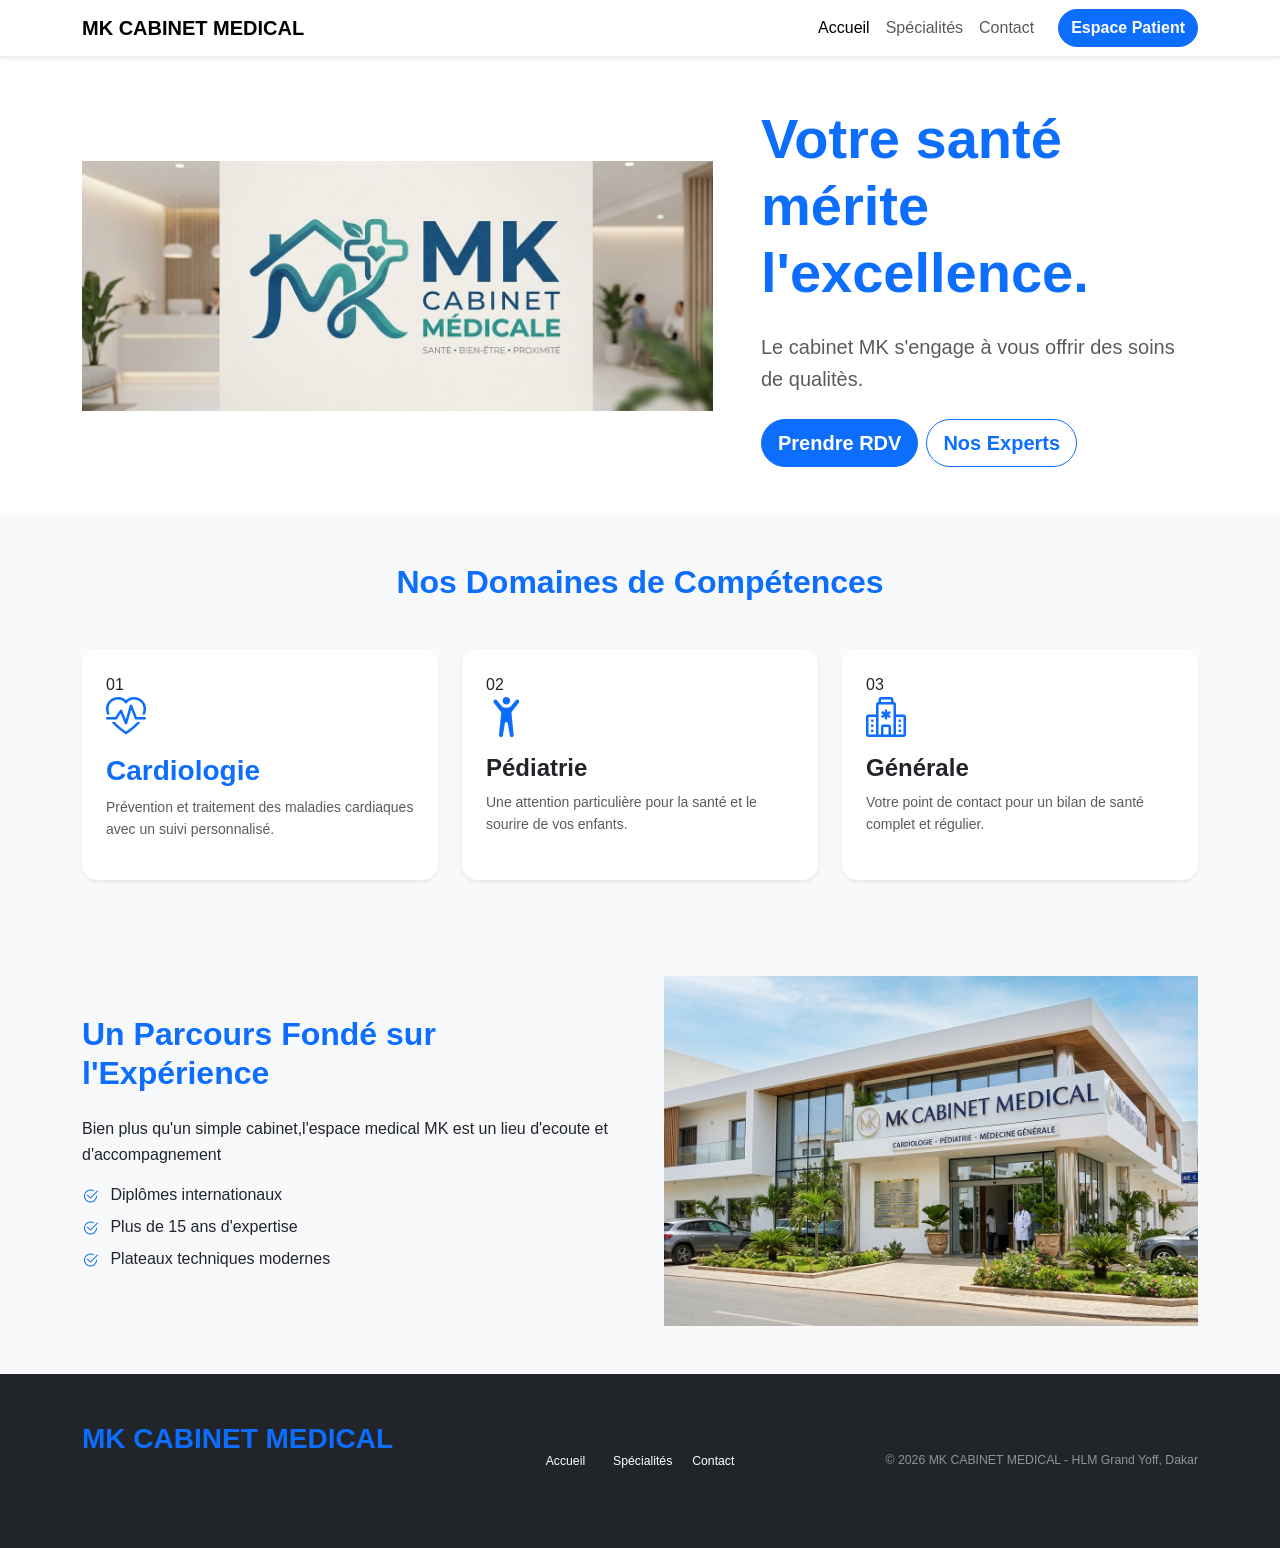
<file: index.html>
<!DOCTYPE html>
<html lang="fr">
<head>
    <meta charset="UTF-8">
    <meta name="viewport" content="width=device-width, initial-scale=1.0">
    <title>MK CABINET MEDICAL | Accueil</title>
    <link href="https://cdn.jsdelivr.net/npm/bootstrap@5.3.3/dist/css/bootstrap.min.css" rel="stylesheet">
    <link rel="stylesheet" href="style.css">
    <link rel="stylesheet" href="https://cdn.jsdelivr.net/npm/bootstrap-icons@1.11.3/font/bootstrap-icons.css">
</head>
<body>

    <nav class="navbar navbar-expand-lg bg-white shadow-sm sticky-top">
        <div class="container">
            <a class="navbar-brand fw-bold" href="index.html">MK CABINET MEDICAL</a>
            <button class="navbar-toggler" type="button" data-bs-toggle="collapse" data-bs-target="#navbarNav">
                <span class="navbar-toggler-icon"></span>
            </button>
            <div class="collapse navbar-collapse" id="navbarNav">
                <ul class="navbar-nav ms-auto align-items-center">
                    <li><a class="nav-link active" href="index.html">Accueil</a></li>
                    <li><a class="nav-link" href="specialites.html">Spécialités</a></li>
                    <li><a class="nav-link" href="contact.html">Contact</a></li>
                    <li class="ms-lg-3"><a class="btn btn-primary" href="login.html">Espace Patient</a></li>
                </ul>
            </div>
        </div>
    </nav>

    <header class="py-5 bg-white">
        <div class="container">
            <div class="row align-items-center g-5">
                <div class="col-lg-7">
                    <div class="cadre-photo-rect">
                        <img src="image/logo-mk-cabinet.jpeg" alt="Cabinet MK" class="img-fluid w-100" style="height: 250px; object-fit: cover;">
                    </div>
                </div>
                <div class="col-lg-5">
                    <h1 class="display-4 fw-bold">Votre santé mérite l'excellence.</h1>
                    <p class="lead text-muted my-4">Le cabinet MK s'engage à vous offrir des soins de qualitès.</p>
                    <div class="d-flex gap-2">
                        <a href="contact.html" class="btn btn-primary btn-lg">Prendre RDV</a>
                        <a href="specialites.html" class="btn btn-outline-primary btn-lg">Nos Experts</a>
                    </div>
                </div>
            </div>
        </div>
    </header>

    <section class="py-5 bg-light">
        <div class="container">
            <div class="text-center mb-5">
                <h2 class="fw-bold">Nos Domaines de Compétences</h2>
            </div>
            <div class="row g-4">
                <div class="col-md-4">
                    <div class="card card-pole shadow-sm p-4 h-100">
                        <span class="pole-number">01</span>
                        <i class="bi bi-heart-pulse text-primary fs-1 mb-3"></i>
                        <h3 class="fw-bold">Cardiologie</h3>
                        <p class="small text-muted">Prévention et traitement des maladies cardiaques avec un suivi personnalisé.</p>
                    </div>
                </div>
                <div class="col-md-4">
                    <div class="card card-pole shadow-sm p-4 h-100">
                        <span class="pole-number">02</span>
                        <i class="bi bi-person-arms-up text-primary fs-1 mb-3"></i>
                        <h4 class="fw-bold">Pédiatrie</h4>
                        <p class="small text-muted">Une attention particulière pour la santé et le sourire de vos enfants.</p>
                    </div>
                </div>
                <div class="col-md-4">
                    <div class="card card-pole shadow-sm p-4 h-100">
                        <span class="pole-number">03</span>
                        <i class="bi bi-hospital text-primary fs-1 mb-3"></i>
                        <h4 class="fw-bold">Générale</h4>
                        <p class="small text-muted">Votre point de contact pour un bilan de santé complet et régulier.</p>
                    </div>
                </div>
            </div>
        </div>
    </section>

    <section class="py-5">
        <div class="container">
            <div class="row align-items-center g-5">
                <div class="col-lg-6">
                    <h2 class="fw-bold mb-4">Un Parcours Fondé sur l'Expérience</h2>
                    <p>Bien plus qu'un simple cabinet,l'espace medical MK est un lieu d'ecoute et d'accompagnement</p>
                    <ul class="list-unstyled mt-3">
                        <li class="mb-2"><i class="bi bi-check2-circle text-primary me-2"></i> Diplômes internationaux</li>
                        <li class="mb-2"><i class="bi bi-check2-circle text-primary me-2"></i> Plus de 15 ans d'expertise</li>
                        <li><i class="bi bi-check2-circle text-primary me-2"></i> Plateaux techniques modernes</li>
                    </ul>
                </div>
                <div class="col-lg-6">
                    <div class="cadre-photo-rect">
                        <img src="image/cabinet.png" alt="Cabinet" class="img-fluid" style="height: 350px; width: 100%; object-fit: cover;">
                    </div>
                </div>
            </div>
        </div>
    </section>

    <footer class="bg-dark text-white py-5">
        <div class="container">
            <div class="row align-items-center">
                <div class="col-md-4 text-center text-md-start mb-4 mb-md-0">
                    <h3 class="fw-bold">MK CABINET MEDICAL</h3>
                    <p class="small text-muted">L'excellence au service de votre santé.</p>
                </div>
                <div class="col-md-4 text-center mb-4 mb-md-0">
                    <ul class="list-inline mb-0">
                        <li class="list-inline-item"><a href="index.html" class="text-white text-decoration-none small">Accueil</a></li>
                        <li class="list-inline-item mx-3"><a href="specialites.html" class="text-white text-decoration-none small">Spécialités</a></li>
                        <li class="list-inline-item"><a href="contact.html" class="text-white text-decoration-none small">Contact</a></li>
                    </ul>
                </div>
                <div class="col-md-4 text-center text-md-end">
                    <p class="small mb-0 opacity-50">&copy; 2026 MK CABINET MEDICAL - HLM Grand Yoff, Dakar</p>
                </div>
            </div>
        </div>
    </footer>
    <script src="https://cdn.jsdelivr.net/npm/bootstrap@5.3.3/dist/js/bootstrap.bundle.min.js"></script>
</body>
</html>
</file>
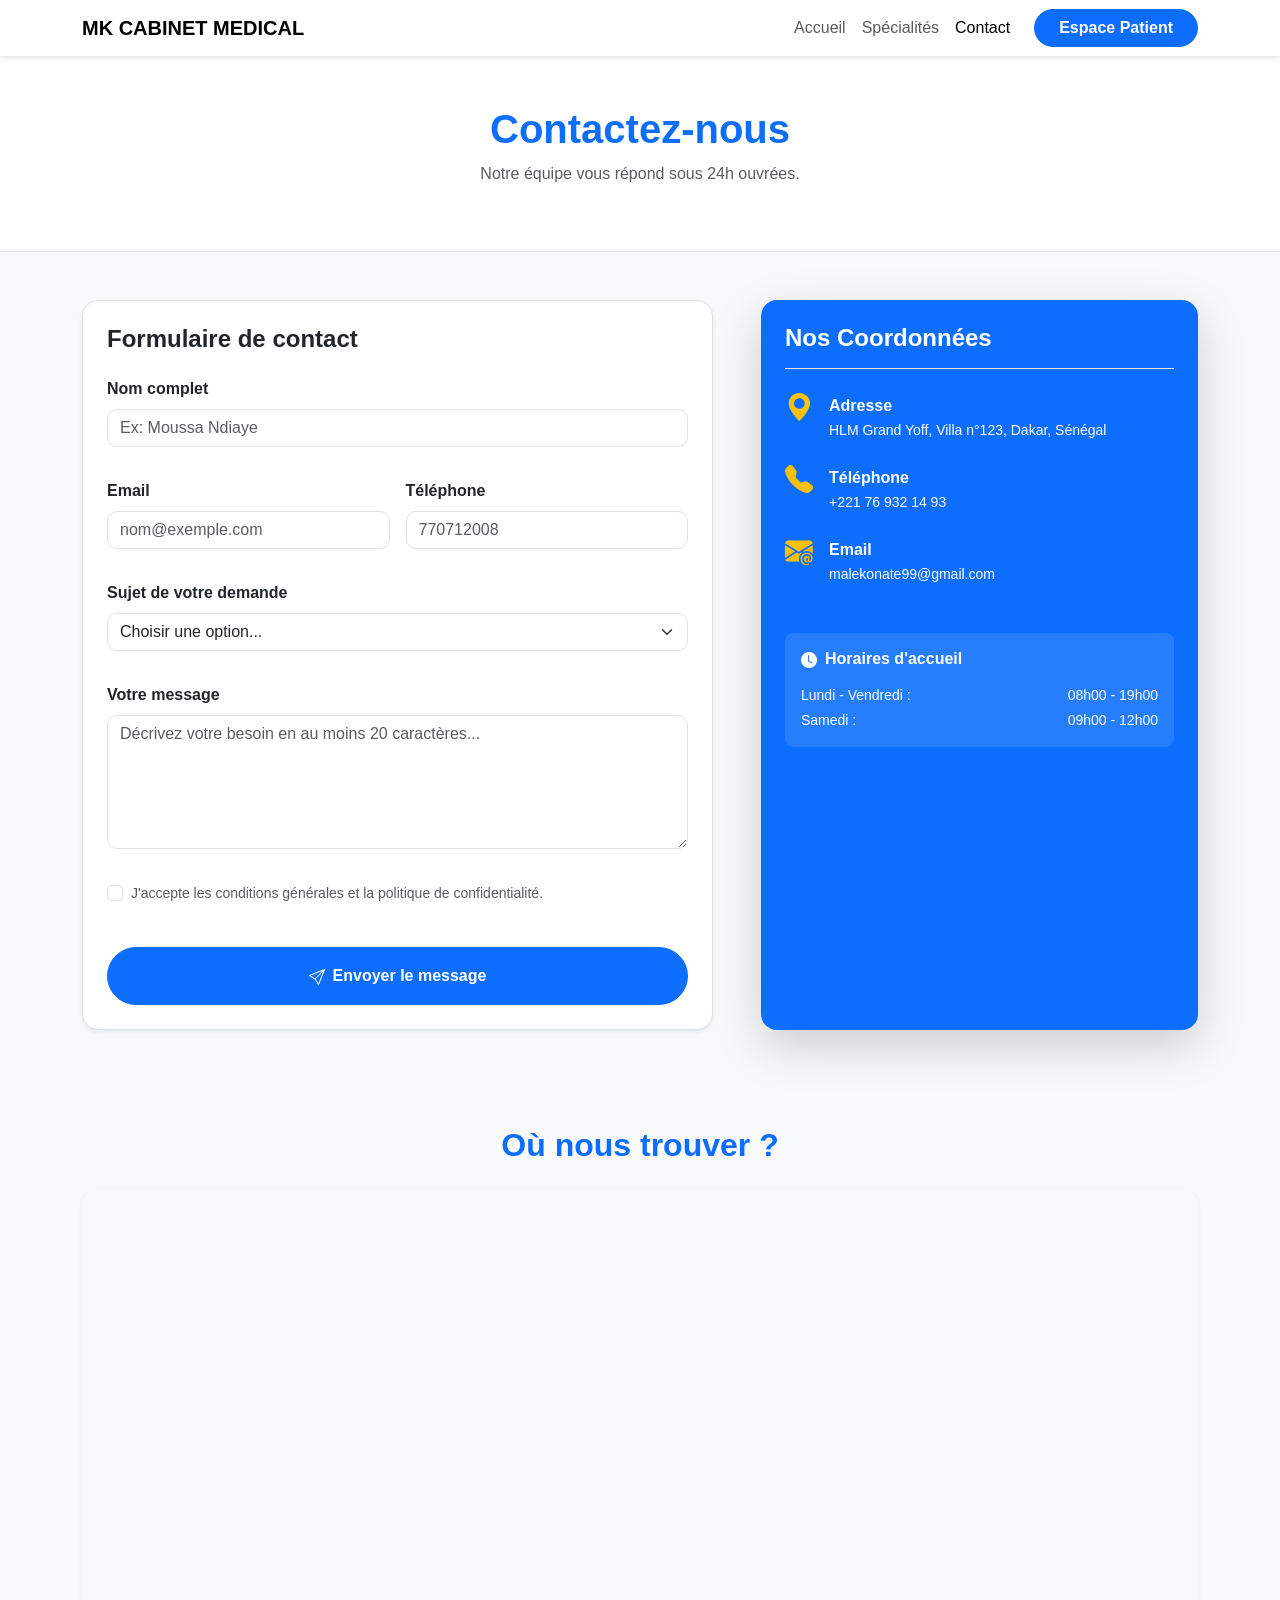
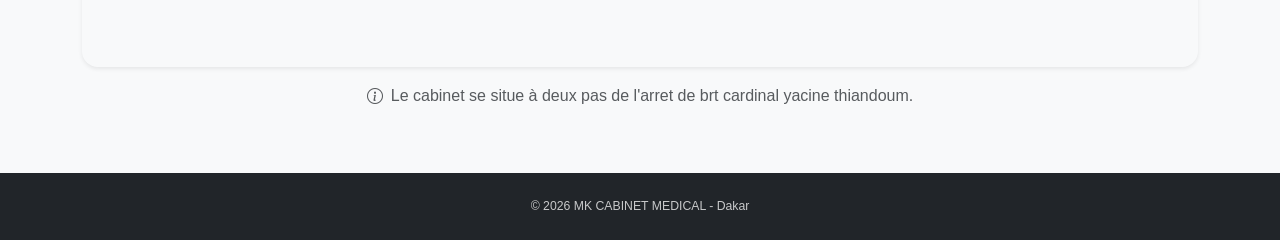
<file: contact.html>
<!DOCTYPE html>
<html lang="fr">
<head>
    <meta charset="UTF-8">
    <meta name="viewport" content="width=device-width, initial-scale=1.0">
    <title>Contact & RDV | MK CABINET MEDICAL</title>
    <link href="https://cdn.jsdelivr.net/npm/bootstrap@5.3.3/dist/css/bootstrap.min.css" rel="stylesheet">
    <link rel="stylesheet" href="style.css">
    <link rel="stylesheet" href="https://cdn.jsdelivr.net/npm/bootstrap-icons@1.11.3/font/bootstrap-icons.css">
</head>
<body class="bg-light">

    <nav class="navbar navbar-expand-lg bg-white shadow-sm sticky-top">
        <div class="container">
            <a class="navbar-brand fw-bold" href="index.html">MK CABINET MEDICAL</a>
            <button class="navbar-toggler" type="button" data-bs-toggle="collapse" data-bs-target="#navbarNav">
                <span class="navbar-toggler-icon"></span>
            </button>
            <div class="collapse navbar-collapse" id="navbarNav">
                <ul class="navbar-nav ms-auto align-items-center">
                    <li><a class="nav-link" href="index.html">Accueil</a></li>
                    <li><a class="nav-link" href="specialites.html">Spécialités</a></li>
                    <li><a class="nav-link active" href="contact.html">Contact</a></li>
                    <li class="ms-lg-3"><a class="btn btn-primary rounded-pill px-4" href="login.html">Espace Patient</a></li>
                </ul>
            </div>
        </div>
    </nav>

    <header class="py-5 bg-white border-bottom mb-5">
        <div class="container text-center">
            <h1 class="fw-bold display-6">Contactez-nous</h1>
            <p class="text-muted">Notre équipe vous répond sous 24h ouvrées.</p>
        </div>
    </header>

    <main class="container pb-5">
        <div class="row g-5">
            
            <div class="col-md-7">
                <div class="p-4 border rounded-4 shadow-sm bg-white">
                    <h2 class="h4 fw-bold mb-4">Formulaire de contact</h2>
                    
                    <form action="#" method="POST" class="row g-3">
                        
                        <div class="col-md-12 mb-3">
                            <label class="form-label fw-semibold">Nom complet</label>
                            <input type="text" class="form-control" placeholder="Ex: Moussa Ndiaye" required minlength="2">
                        </div>

                        <div class="col-md-6 mb-3">
                            <label class="form-label fw-semibold">Email</label>
                            <input type="email" class="form-control" placeholder="nom@exemple.com" required>
                        </div>

                        <div class="col-md-6 mb-3">
                            <label class="form-label fw-semibold">Téléphone</label>
                            <input type="tel" class="form-control" placeholder="770712008" required>
                        </div>

                        <div class="col-md-12 mb-3">
                            <label class="form-label fw-semibold">Sujet de votre demande</label>
                            <select class="form-select" required>
                                <option value="" selected disabled>Choisir une option...</option>
                                <option value="rdv">Prendre un rendez-vous</option>
                                <option value="info">Demande d'information</option>
                                <option value="recrutement">Candidature / Emploi</option>
                                 
                            </select>
                        </div>

                        <div class="col-12 mb-3">
                            <label class="form-label fw-semibold">Votre message</label>
                            <textarea class="form-control" rows="5" required minlength="20" placeholder="Décrivez votre besoin en au moins 20 caractères..."></textarea>
                        </div>

                        <div class="col-12 mb-4">
                            <div class="form-check">
                                <input class="form-check-input" type="checkbox" id="checkConsent" required>
                                <label class="form-check-label small text-muted" for="checkConsent">
                                    J'accepte les conditions générales et la politique de confidentialité.
                                </label>
                            </div>
                        </div>

                        <div class="col-12">
                            <button type="submit" class="btn btn-primary w-100 py-3 rounded-pill fw-bold">
                                <i class="bi bi-send me-2"></i>Envoyer le message
                            </button>
                        </div>

                    </form>
                </div>
            </div>

            <div class="col-md-5">
                <div class="p-4 bg-primary text-white rounded-4 shadow-lg h-100">
                    <h2 class="h4 fw-bold mb-4 border-bottom pb-3">Nos Coordonnées</h2>
                    
                    <div class="d-flex mb-4">
                        <i class="bi bi-geo-alt-fill fs-3 text-warning me-3"></i>
                        <div>
                            <p class="fw-bold mb-0">Adresse</p>
                            <p class="small mb-0">HLM Grand Yoff, Villa n°123, Dakar, Sénégal</p>
                        </div>
                    </div>

                    <div class="d-flex mb-4">
                        <i class="bi bi-telephone-fill fs-3 text-warning me-3"></i>
                        <div>
                            <p class="fw-bold mb-0">Téléphone</p>
                            <p class="small mb-0">+221 76 932 14 93</p>
                        </div>
                    </div>

                    <div class="d-flex mb-4">
                        <i class="bi bi-envelope-at-fill fs-3 text-warning me-3"></i>
                        <div>
                            <p class="fw-bold mb-0">Email</p>
                            <p class="small mb-0">malekonate99@gmail.com</p>
                        </div>
                    </div>

                    <div class="mt-5 p-3 bg-white bg-opacity-10 rounded-3">
                        <h3 class="h6 fw-bold mb-3"><i class="bi bi-clock-fill me-2"></i>Horaires d'accueil</h3>
                        <div class="d-flex justify-content-between small mb-1">
                            <span>Lundi - Vendredi :</span>
                            <span>08h00 - 19h00</span>
                        </div>
                        <div class="d-flex justify-content-between small">
                            <span>Samedi :</span>
                            <span>09h00 - 12h00</span>
                        </div>
                    </div>
                </div>
            </div>

        </div>
    </main>
<section class="container my-5">
    <h2 class="fw-bold text-center mb-4">Où nous trouver ?</h2>
    <div class="row">
        <div class="col-12">
            <div class="ratio ratio-21x9 shadow-sm rounded-4 overflow-hidden">
                <iframe 
                    src="https://www.google.com/maps/embed?pb=!1m18!1m12!1m3!1d3858.746536486!2d-17.45!3d14.73!2m3!1f0!2f0!3f0!3m2!1i1024!2i768!4f13.1!3m3!1m2!1s0x0%3A0x0!2zMTTCsDQzJzQ4LjAiTiAxN8KwMjcnMDAuMCJX!5e0!3m2!1sfr!2ssn!4v1715000000000!5m2!1sfr!2ssn" 
                    style="border:0;" 
                    allowfullscreen="" 
                    loading="lazy" 
                    referrerpolicy="no-referrer-when-downgrade">
                </iframe>
            </div>
            <p class="text-center mt-3 text-muted">
                <i class="bi bi-info-circle me-2"></i>Le cabinet se situe à deux pas de l'arret de brt cardinal yacine thiandoum.
            </p>
        </div>
    </div>
</section>
    <footer class="bg-dark text-white py-4 text-center mt-5">
        <div class="container">
            <p class="small mb-0 opacity-75">&copy; 2026 MK CABINET MEDICAL - Dakar</p>
        </div>
    </footer>

    <script src="https://cdn.jsdelivr.net/npm/bootstrap@5.3.3/dist/js/bootstrap.bundle.min.js"></script>
</body>
</html>
</file>
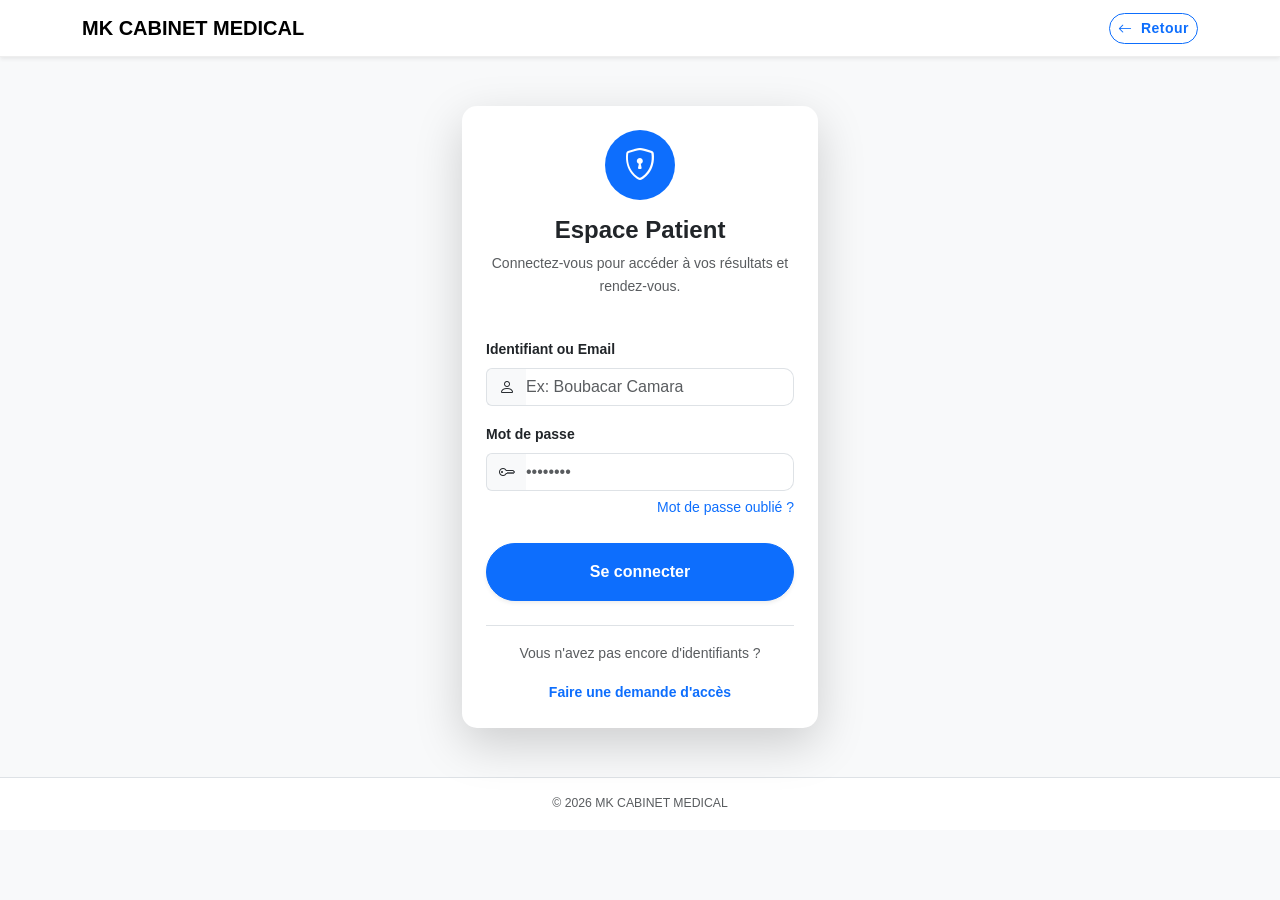
<file: login.html>
<!DOCTYPE html>
<html lang="fr">
<head>
    <meta charset="UTF-8">
    <meta name="viewport" content="width=device-width, initial-scale=1.0">
    <title>Espace Patient | MK CABINET MEDICAL</title>
    <link href="https://cdn.jsdelivr.net/npm/bootstrap@5.3.3/dist/css/bootstrap.min.css" rel="stylesheet">
    <link rel="stylesheet" href="style.css">
    <link rel="stylesheet" href="https://cdn.jsdelivr.net/npm/bootstrap-icons@1.11.3/font/bootstrap-icons.css">
    
</head>
<body>

    <nav class="navbar navbar-expand-lg bg-white shadow-sm">
        <div class="container">
            <a class="navbar-brand fw-bold" href="index.html">MK CABINET MEDICAL</a>
            <a href="index.html" class="btn btn-outline-primary btn-sm rounded-pill">
                <i class="bi bi-arrow-left me-1"></i> Retour
            </a>
        </div>
    </nav>

    <main class="login-wrapper">
        <div class="container">
            <div class="row justify-content-center">
                <div class="col-md-6 col-lg-4">
                    
                    <div class="card login-card shadow-lg p-4">
                        <div class="text-center mb-4">
                            <div class="bg-primary text-white rounded-circle d-inline-flex align-items-center justify-content-center mb-3" style="width: 70px; height: 70px;">
                                <i class="bi bi-shield-lock fs-2"></i>
                            </div>
                            <h2 class="fw-bold h4">Espace Patient</h2>
                            <p class="text-muted small">Connectez-vous pour accéder à vos résultats et rendez-vous.</p>
                        </div>

                        <form action="#" method="POST">
                            <div class="mb-3">
                                <label class="form-label fw-bold small">Identifiant ou Email</label>
                                <div class="input-group">
                                    <span class="input-group-text bg-light border-end-0"><i class="bi bi-person"></i></span>
                                    <input type="text" class="form-control border-start-0 ps-0" placeholder="Ex: Boubacar Camara" required>
                                </div>
                            </div>

                            <div class="mb-3">
                                <label class="form-label fw-bold small">Mot de passe</label>
                                <div class="input-group">
                                    <span class="input-group-text bg-light border-end-0"><i class="bi bi-key"></i></span>
                                    <input type="password" class="form-control border-start-0 ps-0" placeholder="••••••••" required>
                                </div>
                                <div class="text-end mt-1">
                                    <a href="#" class="text-primary small text-decoration-none">Mot de passe oublié ?</a>
                                </div>
                            </div>

                            <div class="mt-4">
                                <button type="submit" class="btn btn-primary w-100 py-3 shadow-sm">
                                    Se connecter
                                </button>
                            </div>

                            <div class="text-center mt-4 pt-3 border-top">
                                <p class="small text-muted">Vous n'avez pas encore d'identifiants ?</p>
                                <a href="contact.html" class="fw-bold text-primary text-decoration-none small">
                                    Faire une demande d'accès
                                </a>
                            </div>
                        </form>
                    </div>

                </div>
            </div>
        </div>
    </main>

    <footer class="bg-white py-3 text-center border-top">
        <p class="small text-muted mb-0">&copy; 2026 MK CABINET MEDICAL</p>
    </footer>

    <script src="https://cdn.jsdelivr.net/npm/bootstrap@5.3.3/dist/js/bootstrap.bundle.min.js"></script>
</body>
</html>
</file>
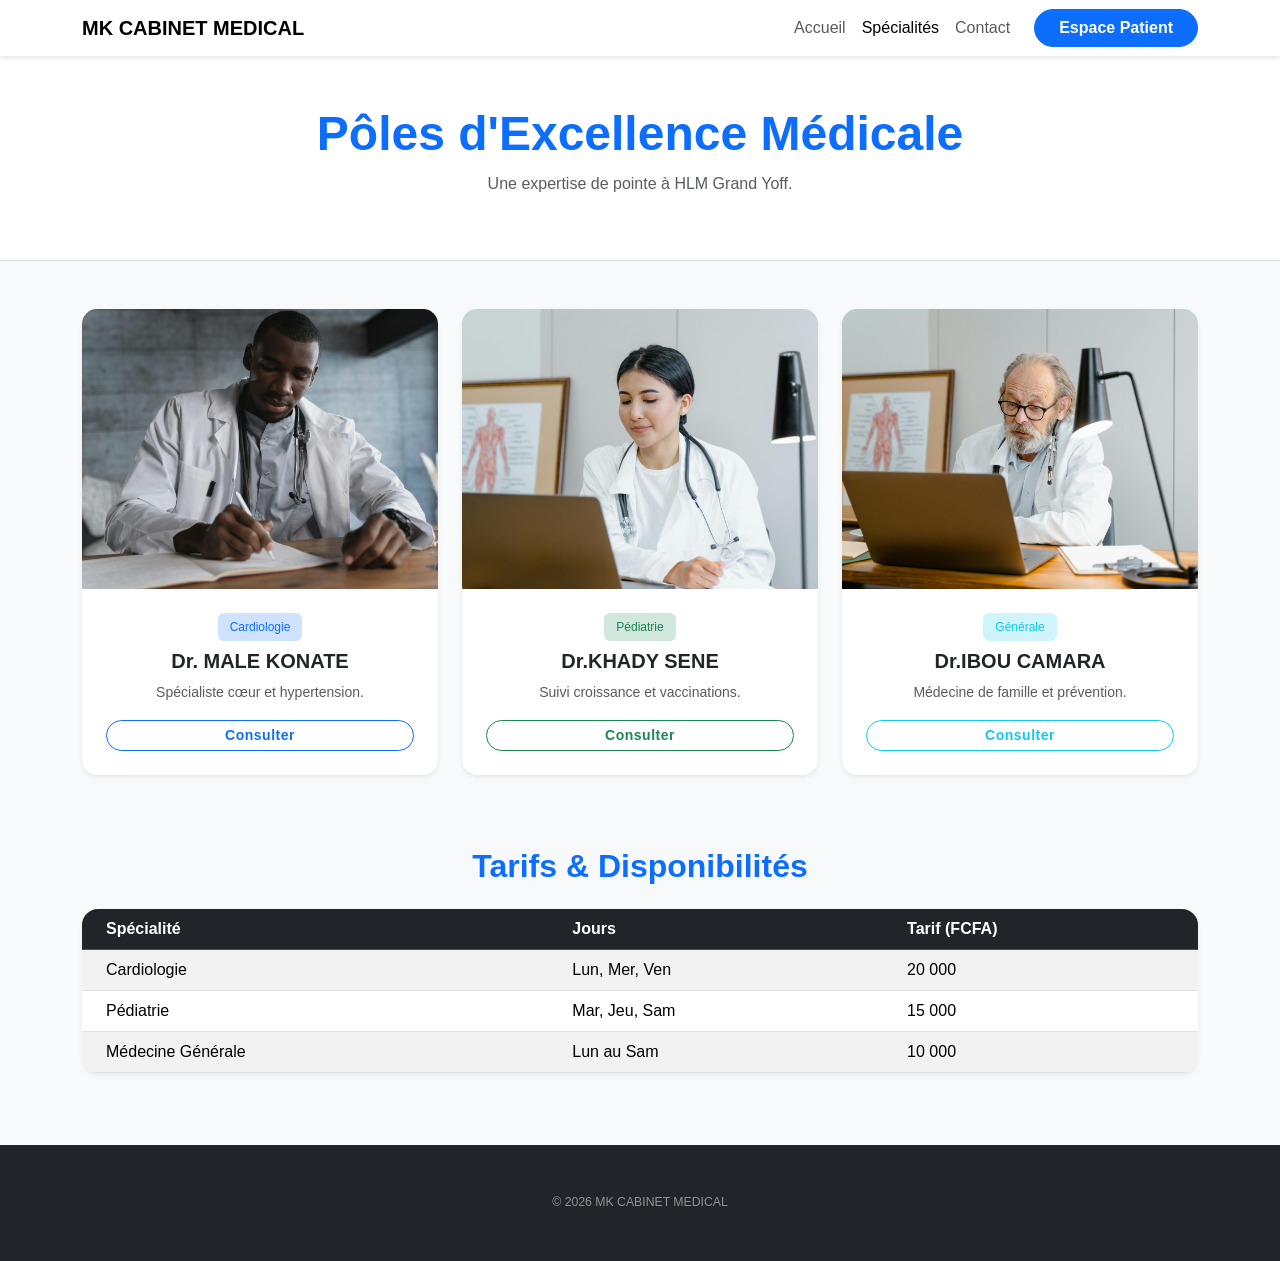
<file: specialites.html>
<!DOCTYPE html>
<html lang="fr">
<head>
    <meta charset="UTF-8">
    <meta name="viewport" content="width=device-width, initial-scale=1.0">
    <title>Nos Spécialités | MK CABINET MEDICAL</title>
    <link href="https://cdn.jsdelivr.net/npm/bootstrap@5.3.3/dist/css/bootstrap.min.css" rel="stylesheet">
    <link rel="stylesheet" href="style.css">
    <link rel="stylesheet" href="https://cdn.jsdelivr.net/npm/bootstrap-icons@1.11.3/font/bootstrap-icons.css">
</head>
<body class="bg-light">

    <nav class="navbar navbar-expand-lg bg-white shadow-sm sticky-top">
        <div class="container">
            <a class="navbar-brand fw-bold" href="index.html">MK CABINET MEDICAL</a>
            <div class="collapse navbar-collapse show">
                <ul class="navbar-nav ms-auto align-items-center">
                    <li><a class="nav-link" href="index.html">Accueil</a></li>
                    <li><a class="nav-link active" href="specialites.html">Spécialités</a></li>
                    <li><a class="nav-link" href="contact.html">Contact</a></li>
                    <li class="ms-lg-3"><a class="btn btn-primary rounded-pill px-4" href="login.html">Espace Patient</a></li>
                </ul>
            </div>
        </div>
    </nav>

    <header class="py-5 bg-white border-bottom mb-5 text-center">
        <div class="container">
            <h1 class="display-5 fw-bold">Pôles d'Excellence Médicale</h1>
            <p class="text-muted">Une expertise de pointe à HLM Grand Yoff.</p>
        </div>
    </header>

    <main class="container">
        <div class="row g-4 mb-5">
            
            <div class="col-lg-4 col-md-6">
                <div class="card h-100 border-0 shadow-sm specialite-card">
                    <div class="img-zoom-container">
                        <img src="image/pexels-tima-miroshnichenko-5452222.jpg" alt="Cardiologie" class="img-card-fixed">
                    </div>
                    <div class="card-body p-4 text-center">
                        <div class="badge bg-primary-subtle text-primary mb-2">Cardiologie</div>
                        <h2 class="h5 fw-bold">Dr. MALE KONATE</h2>
                        <p class="text-muted small">Spécialiste cœur et hypertension.</p>
                        <a href="contact.html" class="btn btn-outline-primary btn-sm rounded-pill w-100">Consulter</a>
                    </div>
                </div>
            </div>

            <div class="col-lg-4 col-md-6">
                <div class="card h-100 border-0 shadow-sm specialite-card">
                    <div class="img-zoom-container">
                        <img src="image/pexels-tima-miroshnichenko-8376192.jpg" alt="Pédiatrie" class="img-card-fixed">
                    </div>
                    <div class="card-body p-4 text-center">
                        <div class="badge bg-success-subtle text-success mb-2">Pédiatrie</div>
                        <h3 class="h5 fw-bold">Dr.KHADY SENE</h3>
                        <p class="text-muted small">Suivi croissance et vaccinations.</p>
                        <a href="contact.html" class="btn btn-outline-success btn-sm rounded-pill w-100">Consulter</a>
                    </div>
                </div>
            </div>

            <div class="col-lg-4 col-md-12">
                <div class="card h-100 border-0 shadow-sm specialite-card">
                    <div class="img-zoom-container">
                        <img src="image/pexels-tima-miroshnichenko-8376291.jpg" alt="Généraliste" class="img-card-fixed">
                    </div>
                    <div class="card-body p-4 text-center">
                        <div class="badge bg-info-subtle text-info mb-2">Générale</div>
                        <h3 class="h5 fw-bold">Dr.IBOU CAMARA</h3>
                        <p class="text-muted small">Médecine de famille et prévention.</p>
                        <a href="contact.html" class="btn btn-outline-info btn-sm rounded-pill w-100">Consulter</a>
                    </div>
                </div>
            </div>

        </div>

        <section class="py-4">
            <h2 class="fw-bold text-center mb-4">Tarifs & Disponibilités</h2>
            <div class="table-responsive shadow-sm rounded-4">
                <table class="table table-striped table-hover align-middle mb-0">
                    <thead class="table-dark">
                        <tr>
                            <th class="ps-4">Spécialité</th>
                            <th>Jours</th>
                            <th>Tarif (FCFA)</th>
                        </tr>
                    </thead>
                    <tbody>
                        <tr>
                            <td class="ps-4">Cardiologie</td>
                            <td>Lun, Mer, Ven</td>
                            <td>20 000</td>
                        </tr>
                        <tr>
                            <td class="ps-4">Pédiatrie</td>
                            <td>Mar, Jeu, Sam</td>
                            <td>15 000</td>
                        </tr>
                        <tr>
                            <td class="ps-4">Médecine Générale</td>
                            <td>Lun au Sam</td>
                            <td>10 000</td>
                        </tr>
                    </tbody>
                </table>
            </div>
        </section>
    </main>

    <footer class="bg-dark text-white py-5 mt-5 text-center">
        <p class="small opacity-50 mb-0">&copy; 2026 MK CABINET MEDICAL</p>
    </footer>

</body>
</html>
</file>
<file: style.css>
body {
    font-family: 'Segoe UI', Roboto, Helvetica, Arial, sans-serif;
    background-color: #f8f9fa;
    color: #212529;
}

.img-zoom-container {
    height: 280px;           
    overflow: hidden;        
    width: 100%;
    background-color: #eee;  
}

.img-card-fixed {
    width: 100%;
    height: 100%;
    object-fit: cover;       
    object-position: top;    
    display: block;
    transition: transform 0.5s ease; 
}

.specialite-card {
    transition: transform 0.3s ease, box-shadow 0.3s ease;
    border-radius: 15px;      
    overflow: hidden;         
}

.specialite-card:hover {
    transform: translateY(-8px);
    box-shadow: 0 12px 24px rgba(0,0,0,0.15) !important;
}

.specialite-card:hover .img-card-fixed {
    transform: scale(1.08);
}

.btn-sm {
    font-weight: 600;
    letter-spacing: 0.5px;
}

.badge {
    padding: 8px 12px;
    font-weight: 500;
}

.bi {
    vertical-align: middle;
    line-height: 1;
}

a, button {
    transition: all 0.2s ease-in-out;
}

h1, h2, h3 {
    color: #0d6efd;
}

p {
    line-height: 1.6;
}

.navbar {
    border-bottom: 1px solid #eee;
}

.nav-link {
    transition: 0.3s;
}

.nav-link:hover {
    color: #0d6efd !important;
}

.card {
    border-radius: 15px;
    border: none;
}

img {
    max-width: 100%;
    display: block;
}

.btn {
    border-radius: 50px;
    font-weight: 600;
}

.btn:hover {
    transform: scale(1.03);
}

.form-control, .form-select {
    border-radius: 10px;
}

.form-control:focus {
    box-shadow: 0 0 0 0.2rem rgba(13,110,253,0.2);
}

.login-wrapper {
    min-height: 80vh;
    display: flex;
    align-items: center;
}

footer {
    font-size: 14px;
}
</file>
